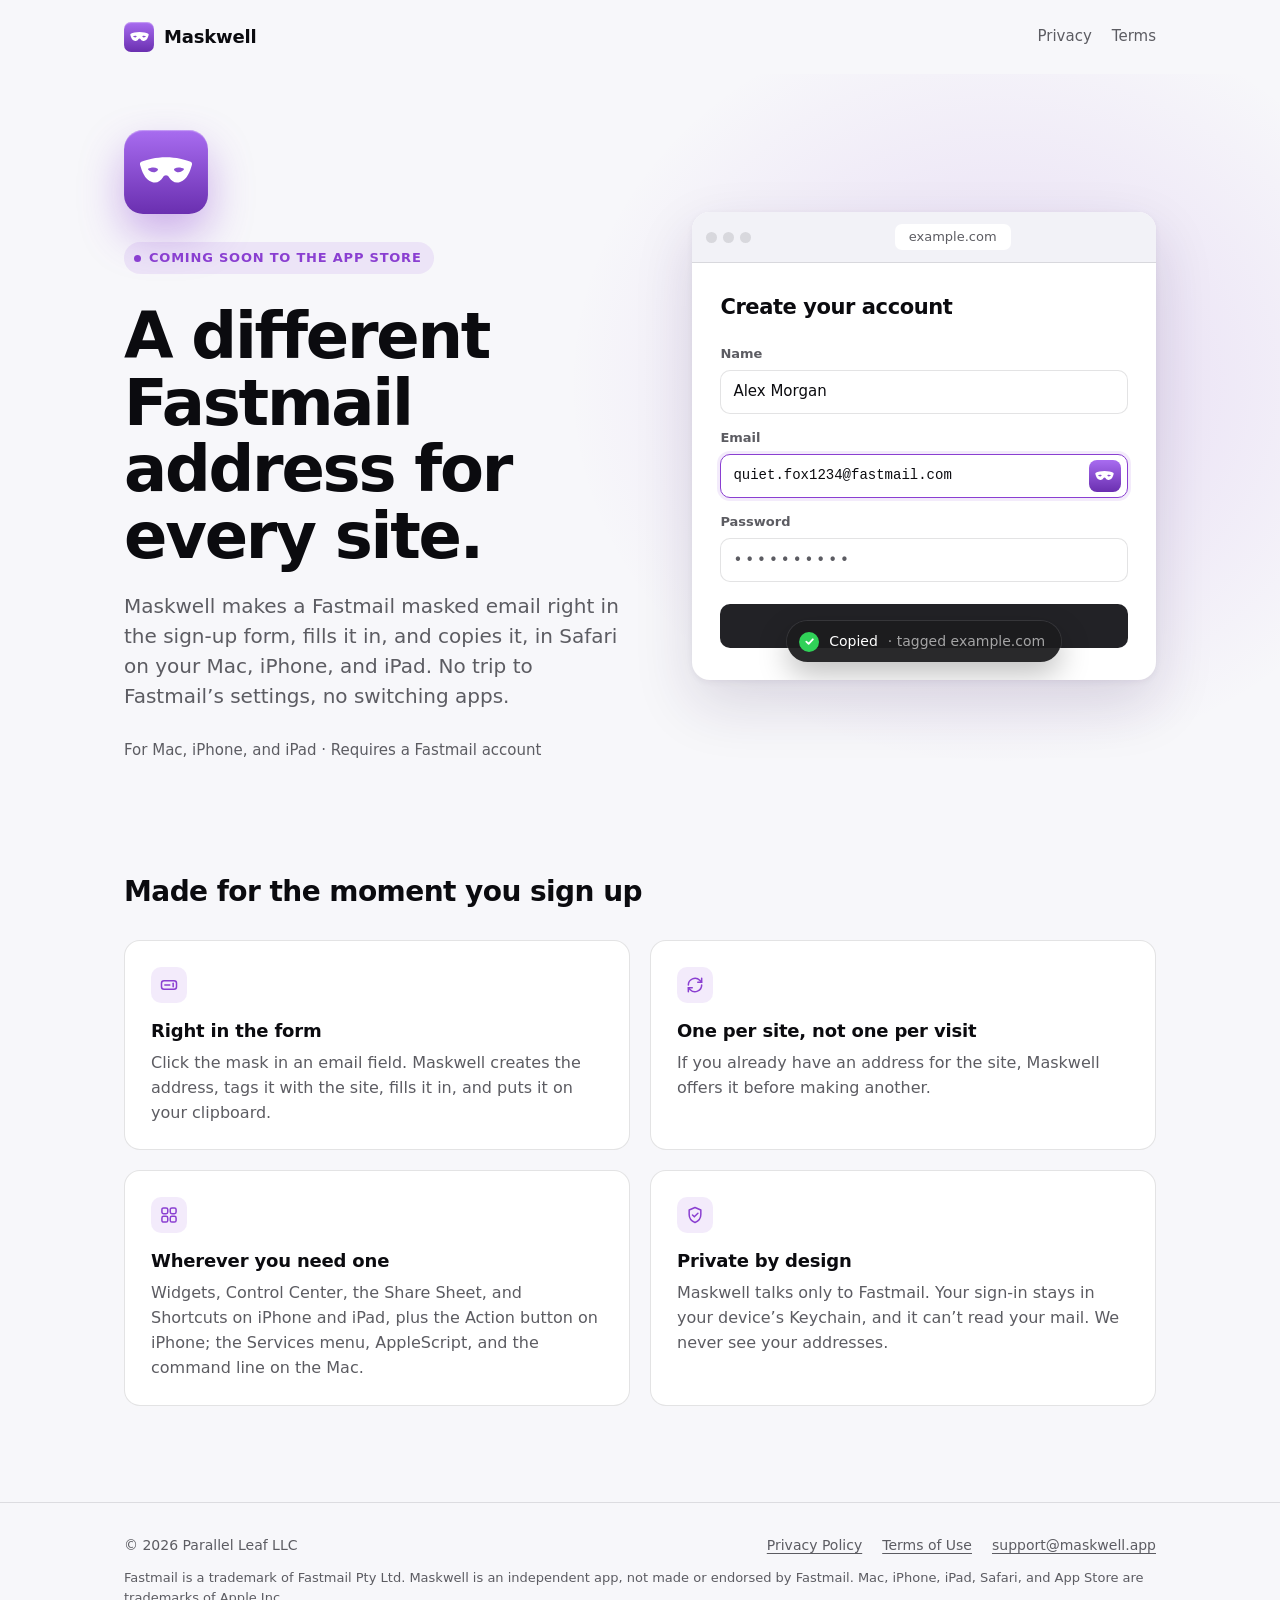
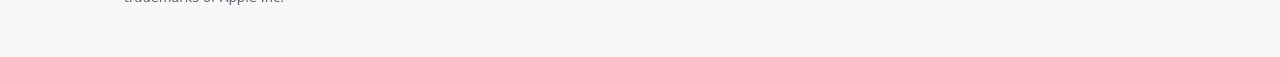
<file: index.html>
<!doctype html>
<html lang="en">
<head>
  <meta charset="utf-8">
  <meta name="viewport" content="width=device-width, initial-scale=1">
  <title>Maskwell: A Fastmail address for every site</title>
  <meta name="description" content="Maskwell creates a Fastmail masked email right in the sign-up form, in Safari on Mac, iPhone, and iPad. Coming soon to the App Store.">
  <meta name="theme-color" content="#F7F7FA" media="(prefers-color-scheme: light)">
  <meta name="theme-color" content="#0B0B0F" media="(prefers-color-scheme: dark)">
  <meta property="og:type" content="website">
  <meta property="og:url" content="https://maskwell.app/">
  <meta property="og:title" content="Maskwell">
  <meta property="og:description" content="A different Fastmail address for every site, right in the sign-up form. Coming soon for Mac, iPhone, and iPad.">
  <meta property="og:image" content="https://maskwell.app/og-icon.png">
  <link rel="canonical" href="https://maskwell.app/">
  <link rel="icon" href="favicon.svg" type="image/svg+xml">
  <link rel="apple-touch-icon" href="apple-touch-icon.png">
  <link rel="stylesheet" href="style.css">
</head>
<body>
  <svg width="0" height="0" style="position: absolute" aria-hidden="true">
    <symbol id="mask" viewBox="1.5 4 21 16"><path d="M12 6c-3.9 0-7.6.9-9.6 1.8-.5.2-.7.8-.5 1.3.7 2.2 1.6 5.6 4.6 6.6 2 .7 3.4-.5 4.2-1.7.4-.6.8-.9 1.3-.9s.9.3 1.3.9c.8 1.2 2.2 2.4 4.2 1.7 3-1 3.9-4.4 4.6-6.6.2-.5 0-1.1-.5-1.3C19.6 6.9 15.9 6 12 6Zm-4.8 5.9c-1 0-1.9-.6-2.3-1.3.9-.5 2.6-.8 3.7-.2.4.2.3.6.1.8-.4.4-.9.7-1.5.7Zm9.6 0c-.6 0-1.1-.3-1.5-.7-.2-.2-.3-.6.1-.8 1.1-.6 2.8-.3 3.7.2-.4.7-1.3 1.3-2.3 1.3Z"/></symbol>
  </svg>

  <header class="site-header">
    <div class="wrap">
      <a class="brand" href="index.html"><span class="app-icon" aria-hidden="true"><svg><use href="#mask"/></svg></span>Maskwell</a>
      <nav aria-label="Site">
        <a href="privacy/index.html">Privacy</a>
        <a href="terms/index.html">Terms</a>
      </nav>
    </div>
  </header>

  <main>
    <section class="hero">
      <div class="wrap">
        <div>
          <span class="app-icon" aria-hidden="true"><svg><use href="#mask"/></svg></span>
          <p class="badge">Coming soon to the App Store</p>
          <h1>A different Fastmail address for every site.</h1>
          <p class="lede">Maskwell makes a Fastmail masked email right in the sign-up form, fills it in, and copies it, in Safari on your Mac, iPhone, and iPad. No trip to Fastmail’s settings, no switching apps.</p>
          <p class="meta">For Mac, iPhone, and iPad · Requires a Fastmail account</p>
        </div>

        <div class="demo" role="img" aria-label="A sign-up form in Safari. Maskwell’s mask button sits in the email field, which now holds a new masked email, and a notice says it was copied and tagged with the site.">
          <div class="demo-bar" aria-hidden="true">
            <div class="demo-dots"><span></span><span></span><span></span></div>
            <div class="demo-url"><span>example.com</span></div>
          </div>
          <div class="demo-body" aria-hidden="true">
            <p class="demo-title">Create your account</p>
            <div class="field">
              <span class="field-label">Name</span>
              <div class="field-box"><span class="field-value">Alex Morgan</span></div>
            </div>
            <div class="field">
              <span class="field-label">Email</span>
              <div class="field-box focus">
                <span class="field-value typed">quiet.fox1234@fastmail.com</span>
                <span class="mask-button"><svg><use href="#mask"/></svg></span>
              </div>
            </div>
            <div class="field">
              <span class="field-label">Password</span>
              <div class="field-box"><span class="field-value dots-value">••••••••••</span></div>
            </div>
            <div class="demo-submit"></div>
          </div>
          <div class="toast" aria-hidden="true">
            <span class="check"><svg viewBox="0 0 12 12" fill="none" stroke="#FFFFFF" stroke-width="2" stroke-linecap="round" stroke-linejoin="round"><path d="M2.5 6.2 5 8.6 9.6 3.6"/></svg></span>
            Copied <small>· tagged example.com</small>
          </div>
        </div>
      </div>
    </section>

    <section class="features" aria-labelledby="features-title">
      <div class="wrap">
        <h2 id="features-title">Made for the moment you sign up</h2>
        <div class="grid">
          <article class="card">
            <span class="glyph" aria-hidden="true"><svg viewBox="0 0 24 24"><rect x="3" y="7" width="18" height="10" rx="3"/><path d="M7 12h6"/><path d="M17 10v4"/></svg></span>
            <h3>Right in the form</h3>
            <p>Click the mask in an email field. Maskwell creates the address, tags it with the site, fills it in, and puts it on your clipboard.</p>
          </article>
          <article class="card">
            <span class="glyph" aria-hidden="true"><svg viewBox="0 0 24 24"><path d="M4 12a8 8 0 0 1 13.7-5.6L20 8.7"/><path d="M20 4v4.7h-4.7"/><path d="M20 12a8 8 0 0 1-13.7 5.6L4 15.3"/><path d="M4 20v-4.7h4.7"/></svg></span>
            <h3>One per site, not one per visit</h3>
            <p>If you already have an address for the site, Maskwell offers it before making another.</p>
          </article>
          <article class="card">
            <span class="glyph" aria-hidden="true"><svg viewBox="0 0 24 24"><rect x="3.5" y="3.5" width="7" height="7" rx="2"/><rect x="13.5" y="3.5" width="7" height="7" rx="2"/><rect x="3.5" y="13.5" width="7" height="7" rx="2"/><rect x="13.5" y="13.5" width="7" height="7" rx="2"/></svg></span>
            <h3>Wherever you need one</h3>
            <p>Widgets, Control Center, the Share Sheet, and Shortcuts on iPhone and iPad, plus the Action button on iPhone; the Services menu, AppleScript, and the command line on the Mac.</p>
          </article>
          <article class="card">
            <span class="glyph" aria-hidden="true"><svg viewBox="0 0 24 24"><path d="M12 3 5 6v5.5c0 4.3 3 8 7 9.5 4-1.5 7-5.2 7-9.5V6l-7-3Z"/><path d="m9 12 2.2 2.2L15.5 10"/></svg></span>
            <h3>Private by design</h3>
            <p>Maskwell talks only to Fastmail. Your sign-in stays in your device’s Keychain, and it can’t read your mail. We never see your addresses.</p>
          </article>
        </div>
      </div>
    </section>
  </main>

  <footer class="site-footer">
    <div class="wrap">
      <p>© 2026 Parallel Leaf LLC</p>
      <nav aria-label="Legal">
        <a href="privacy/index.html">Privacy Policy</a>
        <a href="terms/index.html">Terms of Use</a>
        <a href="mailto:support@maskwell.app">support@maskwell.app</a>
      </nav>
      <p class="fine">Fastmail is a trademark of Fastmail Pty Ltd. Maskwell is an independent app, not made or endorsed by Fastmail. Mac, iPhone, iPad, Safari, and App Store are trademarks of Apple Inc.</p>
    </div>
  </footer>
</body>
</html>
</file>
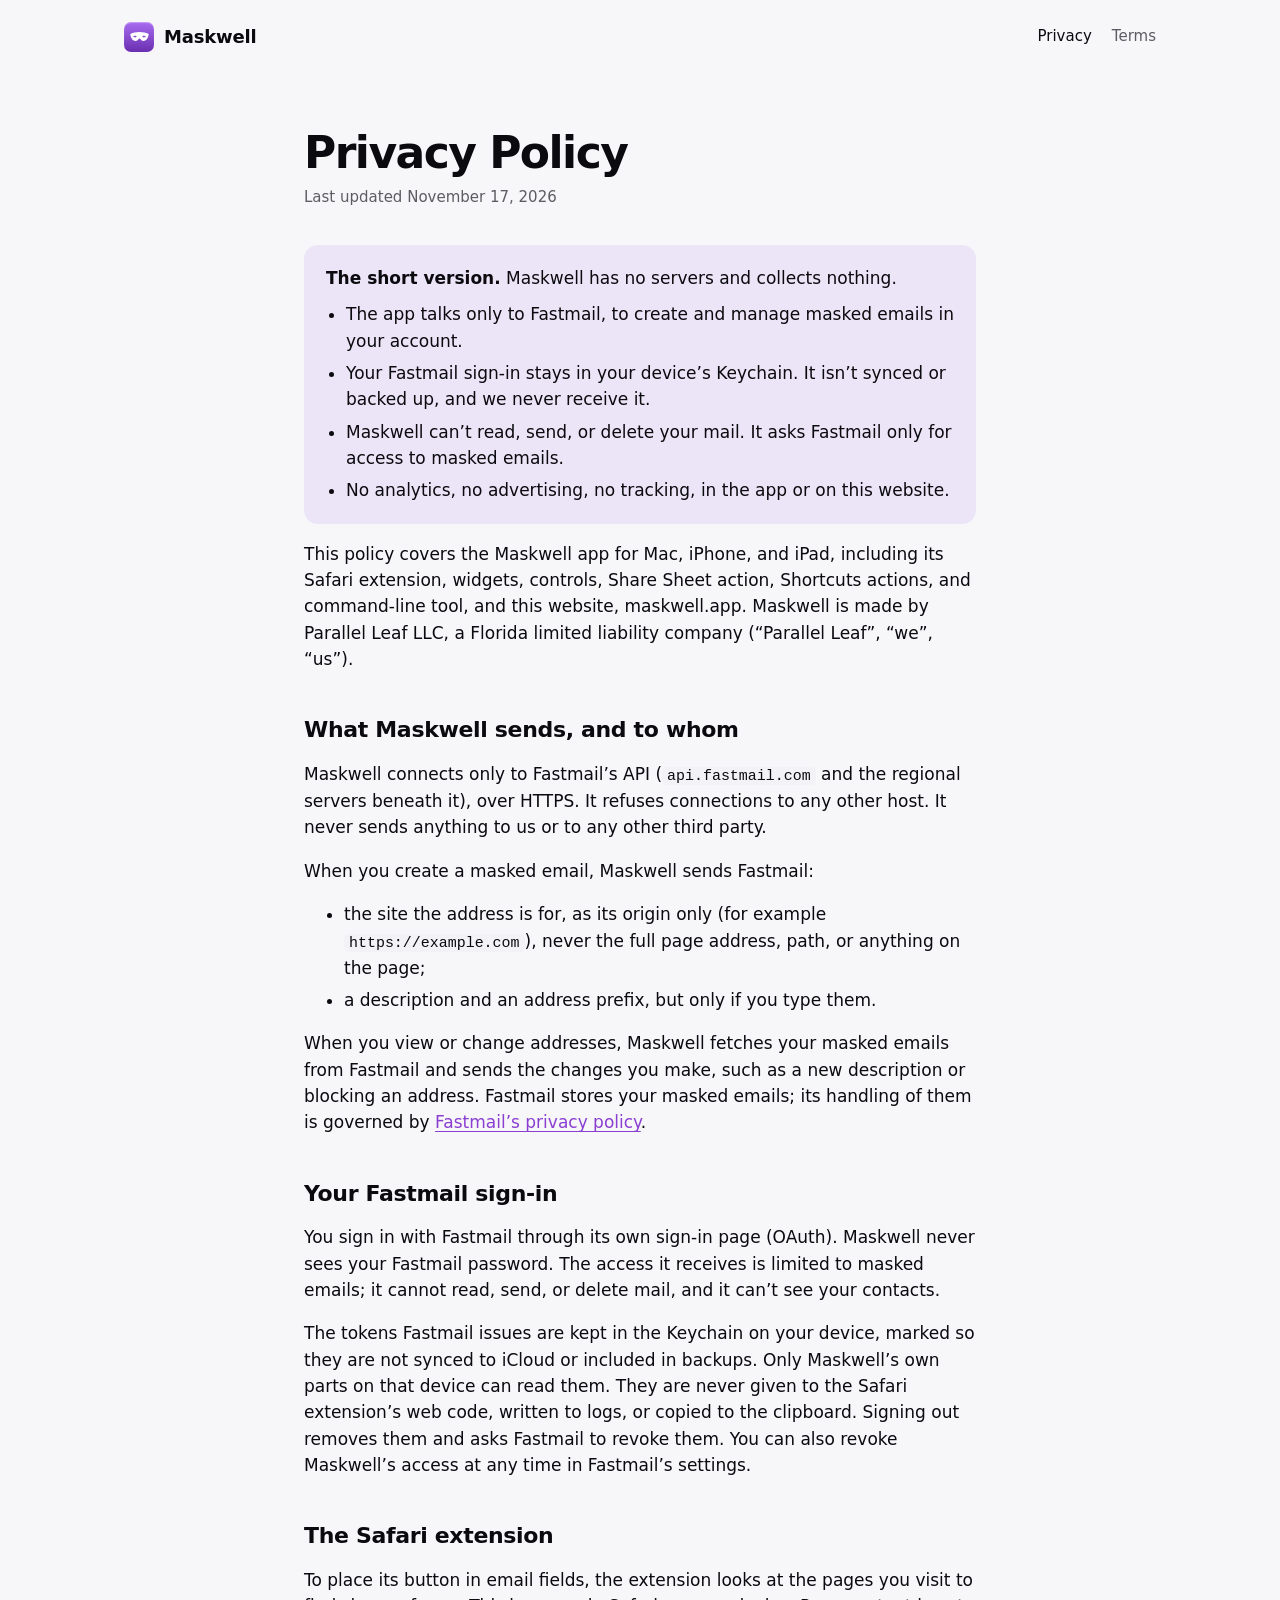
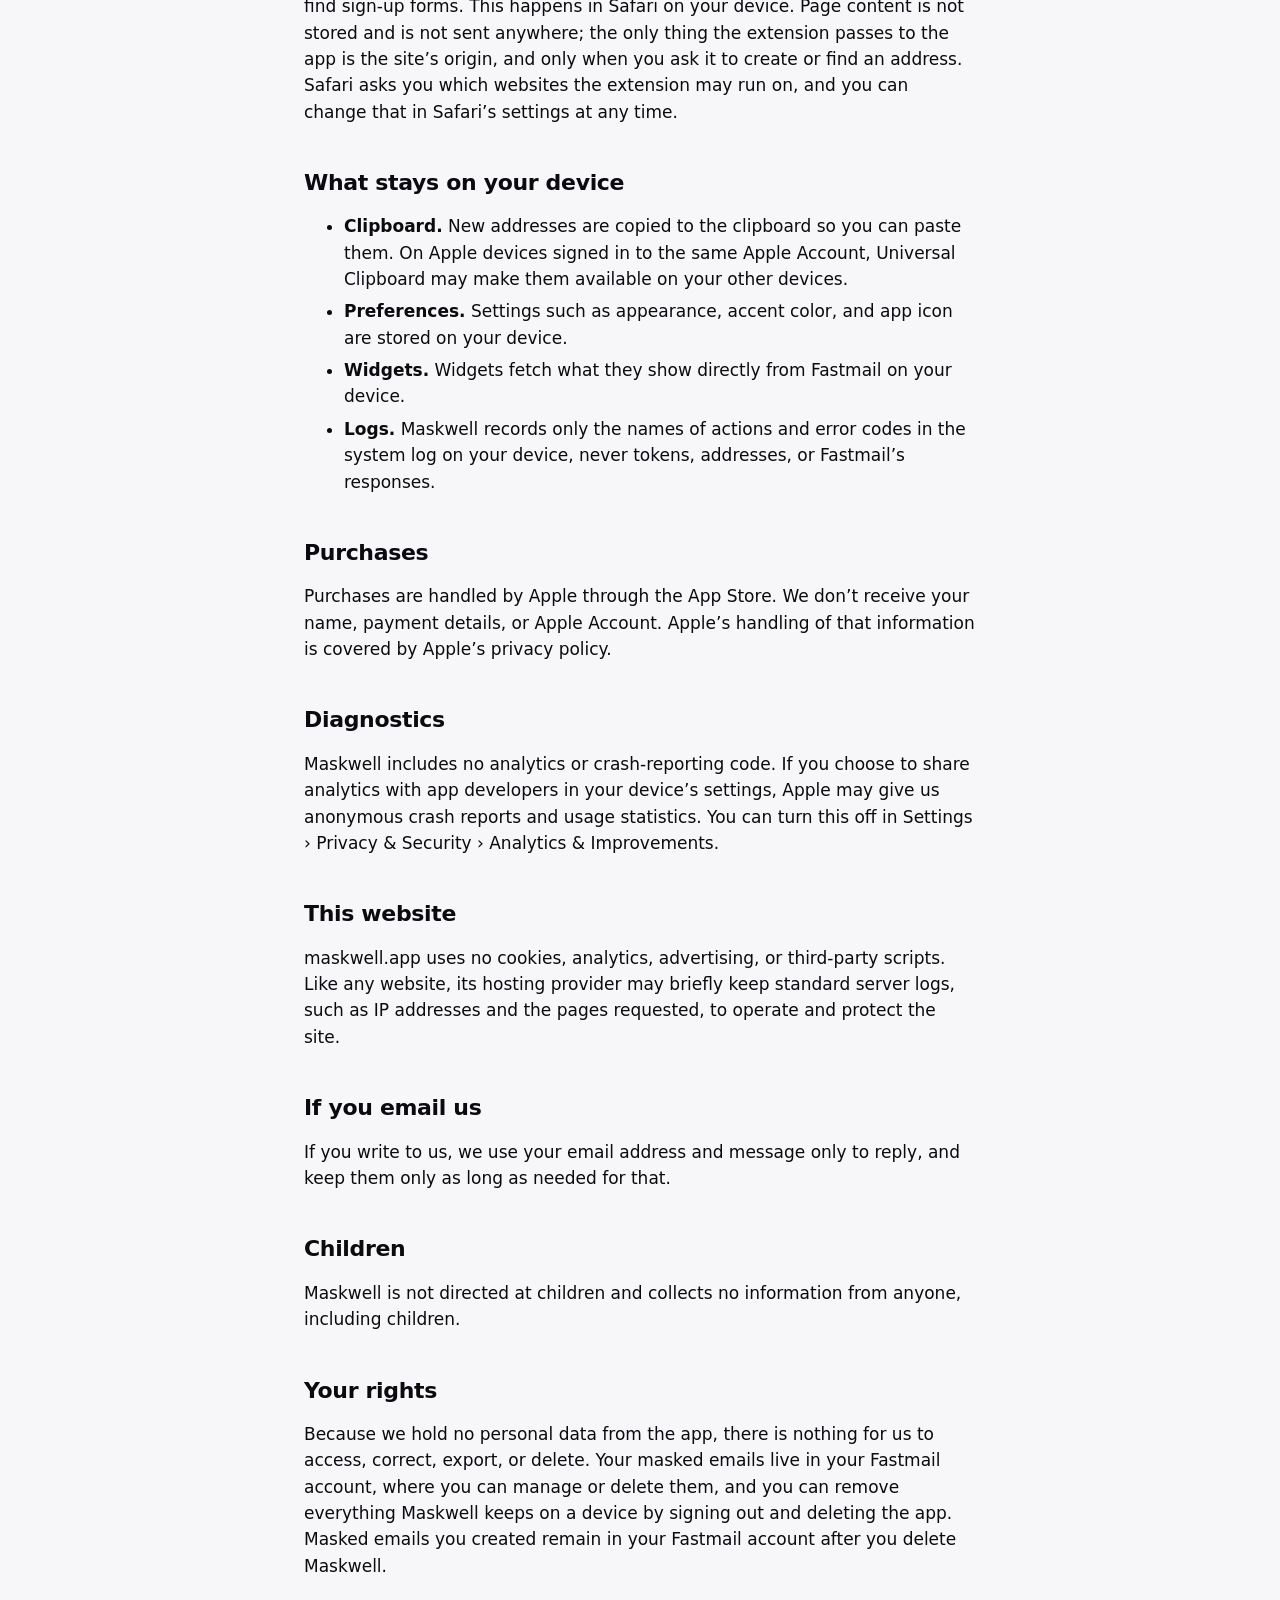
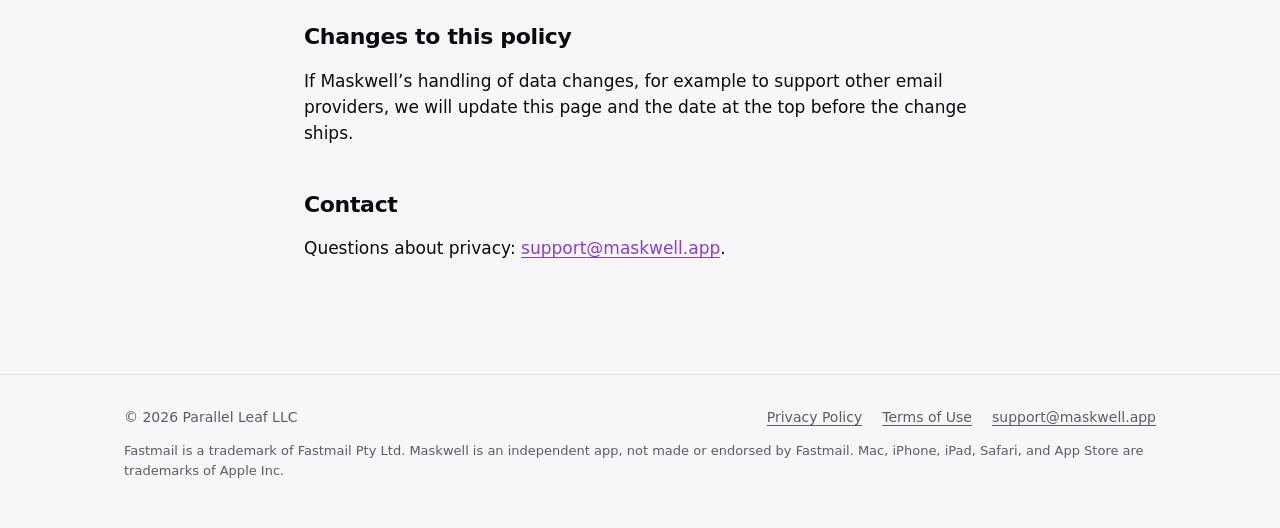
<file: privacy/index.html>
<!doctype html>
<html lang="en">
<head>
  <meta charset="utf-8">
  <meta name="viewport" content="width=device-width, initial-scale=1">
  <title>Privacy Policy · Maskwell</title>
  <meta name="description" content="How Maskwell handles your data: it talks only to Fastmail, keeps your sign-in in your device’s Keychain, and collects nothing.">
  <meta name="theme-color" content="#F7F7FA" media="(prefers-color-scheme: light)">
  <meta name="theme-color" content="#0B0B0F" media="(prefers-color-scheme: dark)">
  <link rel="canonical" href="https://maskwell.app/privacy/">
  <link rel="icon" href="../favicon.svg" type="image/svg+xml">
  <link rel="apple-touch-icon" href="../apple-touch-icon.png">
  <link rel="stylesheet" href="../style.css">
</head>
<body>
  <svg width="0" height="0" style="position: absolute" aria-hidden="true">
    <symbol id="mask" viewBox="1.5 4 21 16"><path d="M12 6c-3.9 0-7.6.9-9.6 1.8-.5.2-.7.8-.5 1.3.7 2.2 1.6 5.6 4.6 6.6 2 .7 3.4-.5 4.2-1.7.4-.6.8-.9 1.3-.9s.9.3 1.3.9c.8 1.2 2.2 2.4 4.2 1.7 3-1 3.9-4.4 4.6-6.6.2-.5 0-1.1-.5-1.3C19.6 6.9 15.9 6 12 6Zm-4.8 5.9c-1 0-1.9-.6-2.3-1.3.9-.5 2.6-.8 3.7-.2.4.2.3.6.1.8-.4.4-.9.7-1.5.7Zm9.6 0c-.6 0-1.1-.3-1.5-.7-.2-.2-.3-.6.1-.8 1.1-.6 2.8-.3 3.7.2-.4.7-1.3 1.3-2.3 1.3Z"/></symbol>
  </svg>

  <header class="site-header">
    <div class="wrap">
      <a class="brand" href="../index.html"><span class="app-icon" aria-hidden="true"><svg><use href="#mask"/></svg></span>Maskwell</a>
      <nav aria-label="Site">
        <a href="../privacy/index.html" aria-current="page">Privacy</a>
        <a href="../terms/index.html">Terms</a>
      </nav>
    </div>
  </header>

  <main class="legal">
    <h1>Privacy Policy</h1>
    <p class="updated">Last updated November 17, 2026</p>

    <div class="summary">
      <p><strong>The short version.</strong> Maskwell has no servers and collects nothing.</p>
      <ul>
        <li>The app talks only to Fastmail, to create and manage masked emails in your account.</li>
        <li>Your Fastmail sign-in stays in your device’s Keychain. It isn’t synced or backed up, and we never receive it.</li>
        <li>Maskwell can’t read, send, or delete your mail. It asks Fastmail only for access to masked emails.</li>
        <li>No analytics, no advertising, no tracking, in the app or on this website.</li>
      </ul>
    </div>

    <p>This policy covers the Maskwell app for Mac, iPhone, and iPad, including its Safari extension, widgets, controls, Share Sheet action, Shortcuts actions, and command-line tool, and this website, maskwell.app. Maskwell is made by Parallel Leaf LLC, a Florida limited liability company (“Parallel Leaf”, “we”, “us”).</p>

    <h2>What Maskwell sends, and to whom</h2>
    <p>Maskwell connects only to Fastmail’s API (<code>api.fastmail.com</code> and the regional servers beneath it), over HTTPS. It refuses connections to any other host. It never sends anything to us or to any other third party.</p>
    <p>When you create a masked email, Maskwell sends Fastmail:</p>
    <ul>
      <li>the site the address is for, as its origin only (for example <code>https://example.com</code>), never the full page address, path, or anything on the page;</li>
      <li>a description and an address prefix, but only if you type them.</li>
    </ul>
    <p>When you view or change addresses, Maskwell fetches your masked emails from Fastmail and sends the changes you make, such as a new description or blocking an address. Fastmail stores your masked emails; its handling of them is governed by <a href="https://www.fastmail.com/policies/privacy/">Fastmail’s privacy policy</a>.</p>

    <h2>Your Fastmail sign-in</h2>
    <p>You sign in with Fastmail through its own sign-in page (OAuth). Maskwell never sees your Fastmail password. The access it receives is limited to masked emails; it cannot read, send, or delete mail, and it can’t see your contacts.</p>
    <p>The tokens Fastmail issues are kept in the Keychain on your device, marked so they are not synced to iCloud or included in backups. Only Maskwell’s own parts on that device can read them. They are never given to the Safari extension’s web code, written to logs, or copied to the clipboard. Signing out removes them and asks Fastmail to revoke them. You can also revoke Maskwell’s access at any time in Fastmail’s settings.</p>

    <h2>The Safari extension</h2>
    <p>To place its button in email fields, the extension looks at the pages you visit to find sign-up forms. This happens in Safari on your device. Page content is not stored and is not sent anywhere; the only thing the extension passes to the app is the site’s origin, and only when you ask it to create or find an address. Safari asks you which websites the extension may run on, and you can change that in Safari’s settings at any time.</p>

    <h2>What stays on your device</h2>
    <ul>
      <li><strong>Clipboard.</strong> New addresses are copied to the clipboard so you can paste them. On Apple devices signed in to the same Apple Account, Universal Clipboard may make them available on your other devices.</li>
      <li><strong>Preferences.</strong> Settings such as appearance, accent color, and app icon are stored on your device.</li>
      <li><strong>Widgets.</strong> Widgets fetch what they show directly from Fastmail on your device.</li>
      <li><strong>Logs.</strong> Maskwell records only the names of actions and error codes in the system log on your device, never tokens, addresses, or Fastmail’s responses.</li>
    </ul>

    <h2>Purchases</h2>
    <p>Purchases are handled by Apple through the App Store. We don’t receive your name, payment details, or Apple Account. Apple’s handling of that information is covered by Apple’s privacy policy.</p>

    <h2>Diagnostics</h2>
    <p>Maskwell includes no analytics or crash-reporting code. If you choose to share analytics with app developers in your device’s settings, Apple may give us anonymous crash reports and usage statistics. You can turn this off in Settings › Privacy &amp; Security › Analytics &amp; Improvements.</p>

    <h2>This website</h2>
    <p>maskwell.app uses no cookies, analytics, advertising, or third-party scripts. Like any website, its hosting provider may briefly keep standard server logs, such as IP addresses and the pages requested, to operate and protect the site.</p>

    <h2>If you email us</h2>
    <p>If you write to us, we use your email address and message only to reply, and keep them only as long as needed for that.</p>

    <h2>Children</h2>
    <p>Maskwell is not directed at children and collects no information from anyone, including children.</p>

    <h2>Your rights</h2>
    <p>Because we hold no personal data from the app, there is nothing for us to access, correct, export, or delete. Your masked emails live in your Fastmail account, where you can manage or delete them, and you can remove everything Maskwell keeps on a device by signing out and deleting the app. Masked emails you created remain in your Fastmail account after you delete Maskwell.</p>

    <h2>Changes to this policy</h2>
    <p>If Maskwell’s handling of data changes, for example to support other email providers, we will update this page and the date at the top before the change ships.</p>

    <h2>Contact</h2>
    <p>Questions about privacy: <a href="mailto:support@maskwell.app">support@maskwell.app</a>.</p>
  </main>

  <footer class="site-footer">
    <div class="wrap">
      <p>© 2026 Parallel Leaf LLC</p>
      <nav aria-label="Legal">
        <a href="../privacy/index.html">Privacy Policy</a>
        <a href="../terms/index.html">Terms of Use</a>
        <a href="mailto:support@maskwell.app">support@maskwell.app</a>
      </nav>
      <p class="fine">Fastmail is a trademark of Fastmail Pty Ltd. Maskwell is an independent app, not made or endorsed by Fastmail. Mac, iPhone, iPad, Safari, and App Store are trademarks of Apple Inc.</p>
    </div>
  </footer>
</body>
</html>
</file>
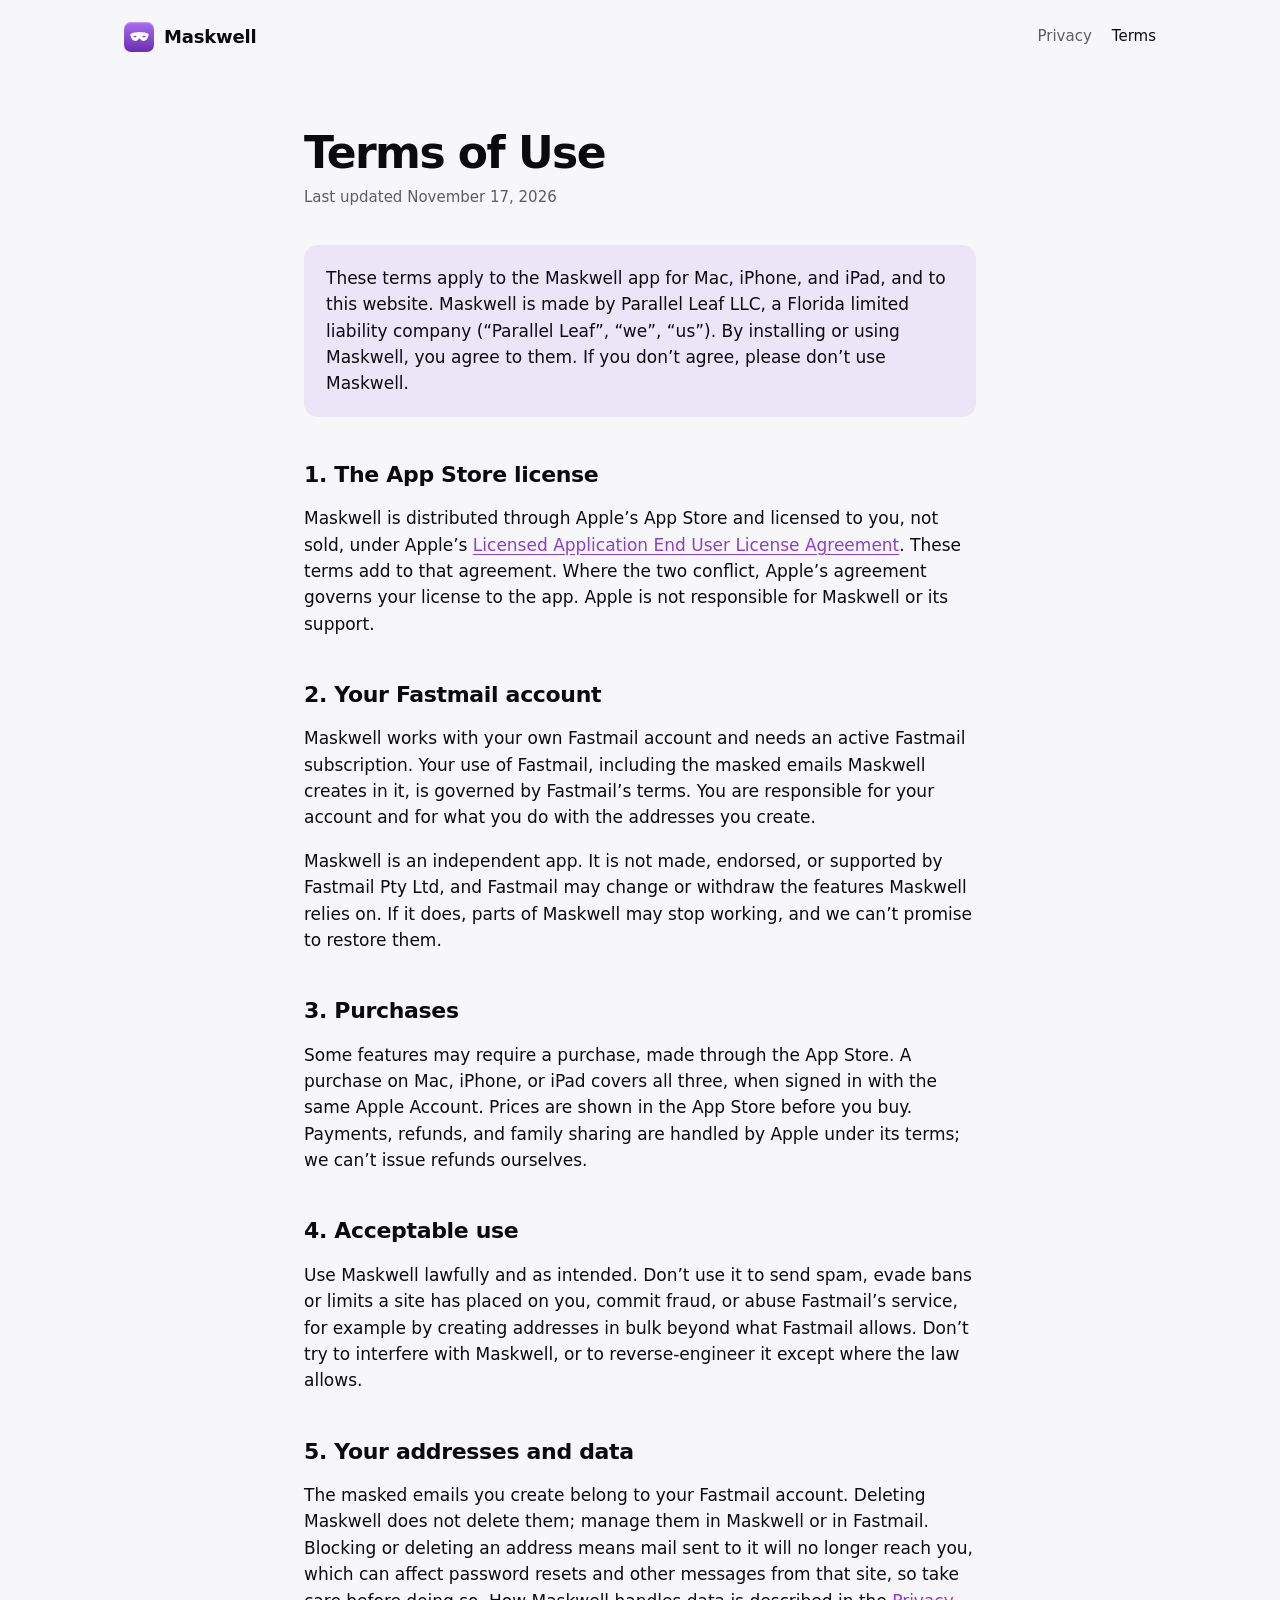
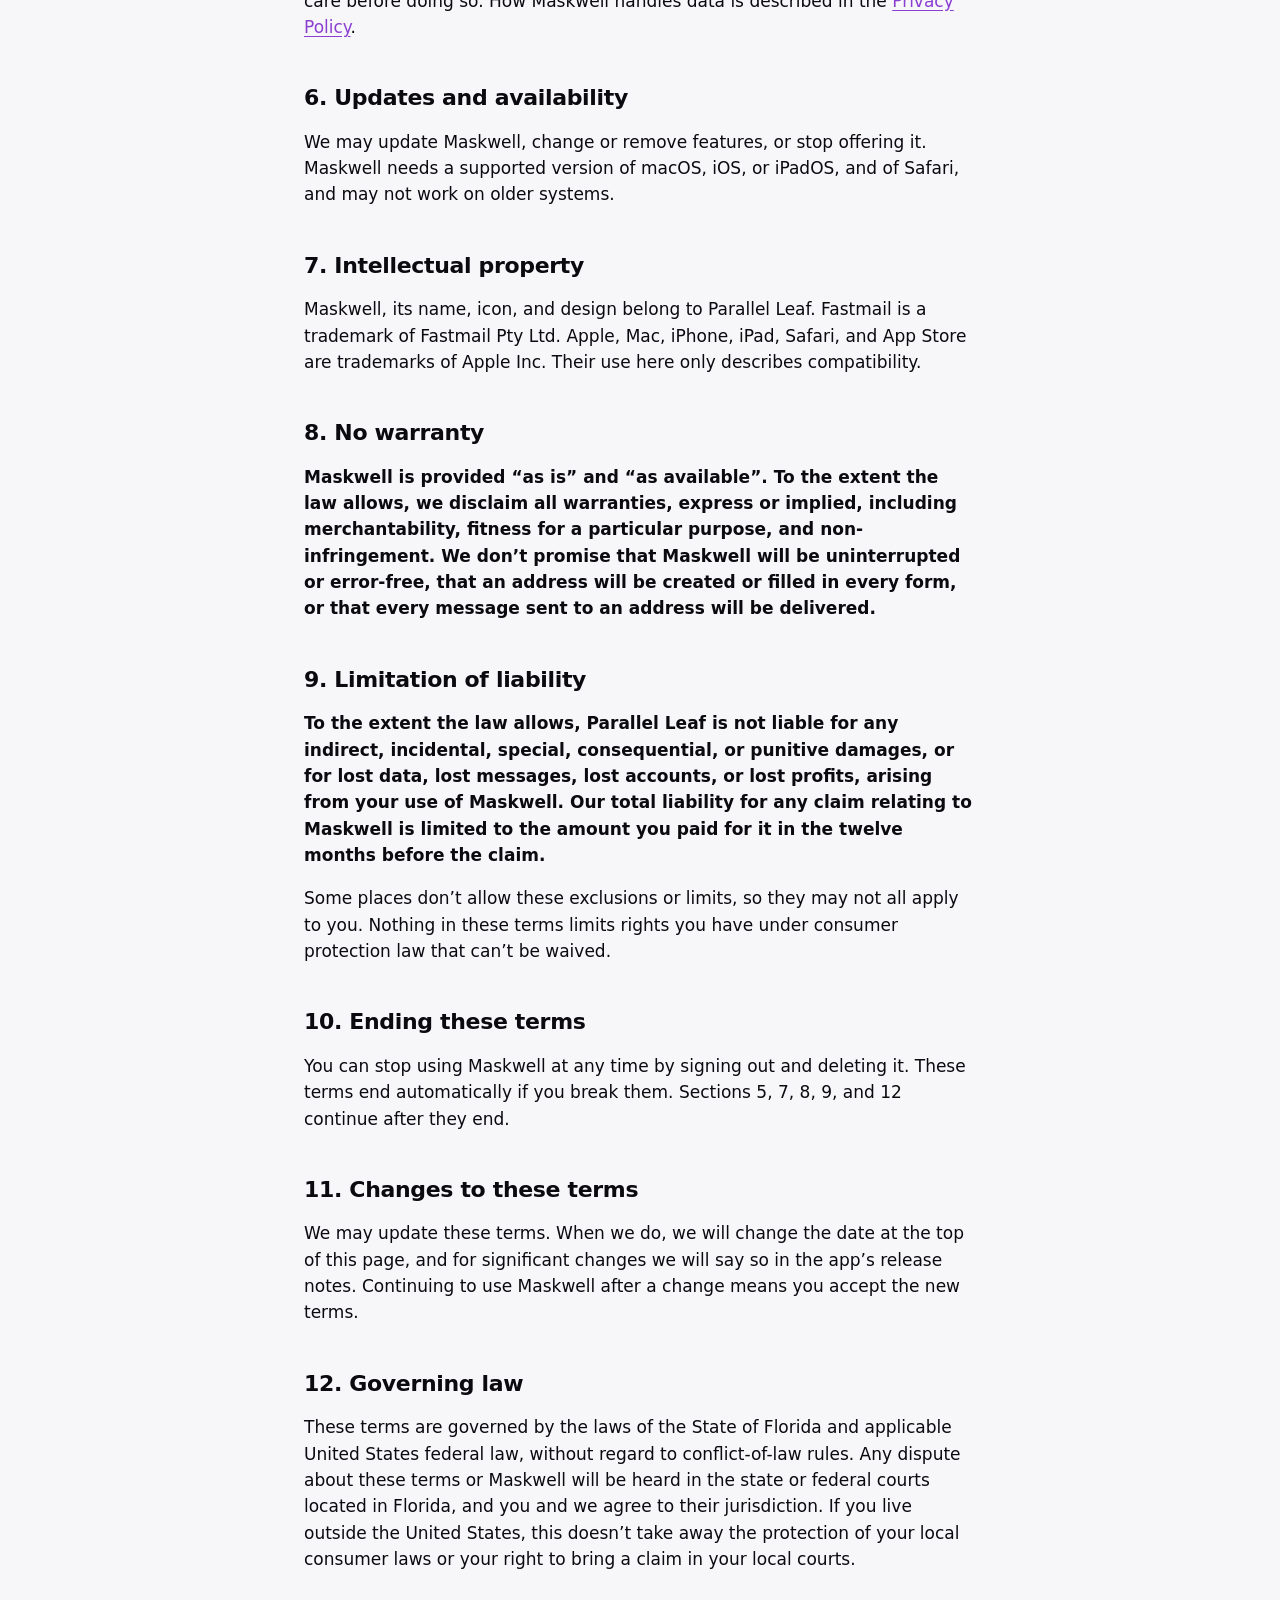
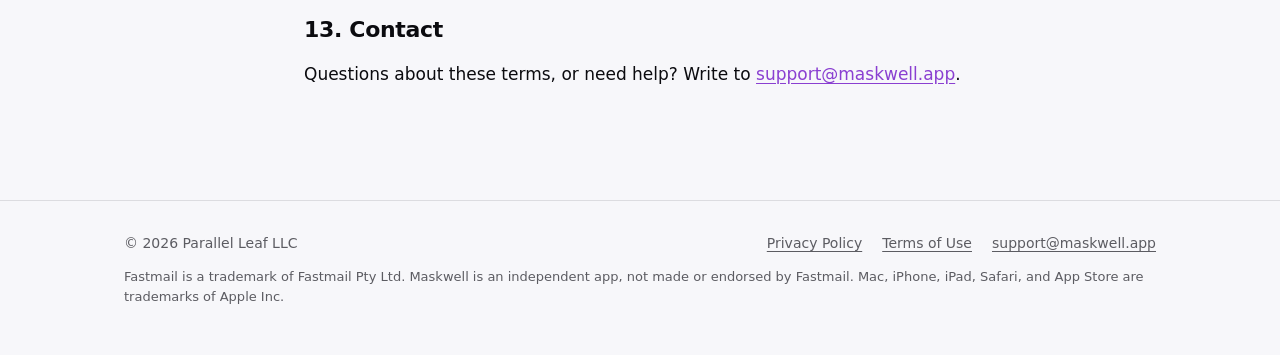
<file: terms/index.html>
<!doctype html>
<html lang="en">
<head>
  <meta charset="utf-8">
  <meta name="viewport" content="width=device-width, initial-scale=1">
  <title>Terms of Use · Maskwell</title>
  <meta name="description" content="The terms for using the Maskwell app for Mac, iPhone, and iPad.">
  <meta name="theme-color" content="#F7F7FA" media="(prefers-color-scheme: light)">
  <meta name="theme-color" content="#0B0B0F" media="(prefers-color-scheme: dark)">
  <link rel="canonical" href="https://maskwell.app/terms/">
  <link rel="icon" href="../favicon.svg" type="image/svg+xml">
  <link rel="apple-touch-icon" href="../apple-touch-icon.png">
  <link rel="stylesheet" href="../style.css">
</head>
<body>
  <svg width="0" height="0" style="position: absolute" aria-hidden="true">
    <symbol id="mask" viewBox="1.5 4 21 16"><path d="M12 6c-3.9 0-7.6.9-9.6 1.8-.5.2-.7.8-.5 1.3.7 2.2 1.6 5.6 4.6 6.6 2 .7 3.4-.5 4.2-1.7.4-.6.8-.9 1.3-.9s.9.3 1.3.9c.8 1.2 2.2 2.4 4.2 1.7 3-1 3.9-4.4 4.6-6.6.2-.5 0-1.1-.5-1.3C19.6 6.9 15.9 6 12 6Zm-4.8 5.9c-1 0-1.9-.6-2.3-1.3.9-.5 2.6-.8 3.7-.2.4.2.3.6.1.8-.4.4-.9.7-1.5.7Zm9.6 0c-.6 0-1.1-.3-1.5-.7-.2-.2-.3-.6.1-.8 1.1-.6 2.8-.3 3.7.2-.4.7-1.3 1.3-2.3 1.3Z"/></symbol>
  </svg>

  <header class="site-header">
    <div class="wrap">
      <a class="brand" href="../index.html"><span class="app-icon" aria-hidden="true"><svg><use href="#mask"/></svg></span>Maskwell</a>
      <nav aria-label="Site">
        <a href="../privacy/index.html">Privacy</a>
        <a href="../terms/index.html" aria-current="page">Terms</a>
      </nav>
    </div>
  </header>

  <main class="legal">
    <h1>Terms of Use</h1>
    <p class="updated">Last updated November 17, 2026</p>

    <div class="summary">
      <p>These terms apply to the Maskwell app for Mac, iPhone, and iPad, and to this website. Maskwell is made by Parallel Leaf LLC, a Florida limited liability company (“Parallel Leaf”, “we”, “us”). By installing or using Maskwell, you agree to them. If you don’t agree, please don’t use Maskwell.</p>
    </div>

    <h2>1. The App Store license</h2>
    <p>Maskwell is distributed through Apple’s App Store and licensed to you, not sold, under Apple’s <a href="https://www.apple.com/legal/internet-services/itunes/dev/stdeula/">Licensed Application End User License Agreement</a>. These terms add to that agreement. Where the two conflict, Apple’s agreement governs your license to the app. Apple is not responsible for Maskwell or its support.</p>

    <h2>2. Your Fastmail account</h2>
    <p>Maskwell works with your own Fastmail account and needs an active Fastmail subscription. Your use of Fastmail, including the masked emails Maskwell creates in it, is governed by Fastmail’s terms. You are responsible for your account and for what you do with the addresses you create.</p>
    <p>Maskwell is an independent app. It is not made, endorsed, or supported by Fastmail Pty Ltd, and Fastmail may change or withdraw the features Maskwell relies on. If it does, parts of Maskwell may stop working, and we can’t promise to restore them.</p>

    <h2>3. Purchases</h2>
    <p>Some features may require a purchase, made through the App Store. A purchase on Mac, iPhone, or iPad covers all three, when signed in with the same Apple Account. Prices are shown in the App Store before you buy. Payments, refunds, and family sharing are handled by Apple under its terms; we can’t issue refunds ourselves.</p>

    <h2>4. Acceptable use</h2>
    <p>Use Maskwell lawfully and as intended. Don’t use it to send spam, evade bans or limits a site has placed on you, commit fraud, or abuse Fastmail’s service, for example by creating addresses in bulk beyond what Fastmail allows. Don’t try to interfere with Maskwell, or to reverse-engineer it except where the law allows.</p>

    <h2>5. Your addresses and data</h2>
    <p>The masked emails you create belong to your Fastmail account. Deleting Maskwell does not delete them; manage them in Maskwell or in Fastmail. Blocking or deleting an address means mail sent to it will no longer reach you, which can affect password resets and other messages from that site, so take care before doing so. How Maskwell handles data is described in the <a href="../privacy/index.html">Privacy Policy</a>.</p>

    <h2>6. Updates and availability</h2>
    <p>We may update Maskwell, change or remove features, or stop offering it. Maskwell needs a supported version of macOS, iOS, or iPadOS, and of Safari, and may not work on older systems.</p>

    <h2>7. Intellectual property</h2>
    <p>Maskwell, its name, icon, and design belong to Parallel Leaf. Fastmail is a trademark of Fastmail Pty Ltd. Apple, Mac, iPhone, iPad, Safari, and App Store are trademarks of Apple Inc. Their use here only describes compatibility.</p>

    <h2>8. No warranty</h2>
    <p class="caps">Maskwell is provided “as is” and “as available”. To the extent the law allows, we disclaim all warranties, express or implied, including merchantability, fitness for a particular purpose, and non-infringement. We don’t promise that Maskwell will be uninterrupted or error-free, that an address will be created or filled in every form, or that every message sent to an address will be delivered.</p>

    <h2>9. Limitation of liability</h2>
    <p class="caps">To the extent the law allows, Parallel Leaf is not liable for any indirect, incidental, special, consequential, or punitive damages, or for lost data, lost messages, lost accounts, or lost profits, arising from your use of Maskwell. Our total liability for any claim relating to Maskwell is limited to the amount you paid for it in the twelve months before the claim.</p>
    <p>Some places don’t allow these exclusions or limits, so they may not all apply to you. Nothing in these terms limits rights you have under consumer protection law that can’t be waived.</p>

    <h2>10. Ending these terms</h2>
    <p>You can stop using Maskwell at any time by signing out and deleting it. These terms end automatically if you break them. Sections 5, 7, 8, 9, and 12 continue after they end.</p>

    <h2>11. Changes to these terms</h2>
    <p>We may update these terms. When we do, we will change the date at the top of this page, and for significant changes we will say so in the app’s release notes. Continuing to use Maskwell after a change means you accept the new terms.</p>

    <h2>12. Governing law</h2>
    <p>These terms are governed by the laws of the State of Florida and applicable United States federal law, without regard to conflict-of-law rules. Any dispute about these terms or Maskwell will be heard in the state or federal courts located in Florida, and you and we agree to their jurisdiction. If you live outside the United States, this doesn’t take away the protection of your local consumer laws or your right to bring a claim in your local courts.</p>

    <h2>13. Contact</h2>
    <p>Questions about these terms, or need help? Write to <a href="mailto:support@maskwell.app">support@maskwell.app</a>.</p>
  </main>

  <footer class="site-footer">
    <div class="wrap">
      <p>© 2026 Parallel Leaf LLC</p>
      <nav aria-label="Legal">
        <a href="../privacy/index.html">Privacy Policy</a>
        <a href="../terms/index.html">Terms of Use</a>
        <a href="mailto:support@maskwell.app">support@maskwell.app</a>
      </nav>
      <p class="fine">Fastmail is a trademark of Fastmail Pty Ltd. Maskwell is an independent app, not made or endorsed by Fastmail. Mac, iPhone, iPad, Safari, and App Store are trademarks of Apple Inc.</p>
    </div>
  </footer>
</body>
</html>
</file>
<file: style.css>
:root {
  color-scheme: light dark;
  --bg: #F7F7FA;
  --surface: #FFFFFF;
  --surface-2: #F2F2F7;
  --text: #0B0B0F;
  --text-2: #5C5C62;
  --border: rgba(60, 60, 67, 0.14);
  --accent: #8A3FD1;
  --accent-soft: rgba(138, 63, 209, 0.10);
  --glow: rgba(138, 63, 209, 0.16);
  --green: #248A3D;
  --shadow: 0 24px 60px rgba(40, 20, 70, 0.14), 0 2px 6px rgba(40, 20, 70, 0.06);
  --icon: linear-gradient(180deg, #A86CF0, #6A2FB0);
  --font: -apple-system, BlinkMacSystemFont, "SF Pro Text", system-ui, "Helvetica Neue", sans-serif;
  --mono: ui-monospace, "SF Mono", SFMono-Regular, Menlo, monospace;
}

@media (prefers-color-scheme: dark) {
  :root {
    --bg: #0B0B0F;
    --surface: #1C1C1E;
    --surface-2: #2C2C2E;
    --text: #FFFFFF;
    --text-2: rgba(235, 235, 245, 0.66);
    --border: rgba(255, 255, 255, 0.12);
    --accent: #C9A6FF;
    --accent-soft: rgba(201, 166, 255, 0.12);
    --glow: rgba(138, 63, 209, 0.30);
    --green: #30D158;
    --shadow: 0 30px 70px rgba(0, 0, 0, 0.55), 0 0 0 1px rgba(255, 255, 255, 0.06);
  }
}

*, *::before, *::after { box-sizing: border-box; }

body {
  margin: 0;
  background: var(--bg);
  color: var(--text);
  font-family: var(--font);
  font-size: 17px;
  line-height: 1.55;
  -webkit-font-smoothing: antialiased;
  text-rendering: optimizeLegibility;
}

a { color: var(--accent); text-underline-offset: 0.18em; }
a:hover { text-decoration-thickness: 2px; }
:focus-visible { outline: 3px solid var(--accent); outline-offset: 3px; border-radius: 4px; }

.wrap { width: 100%; max-width: 1080px; margin: 0 auto; padding: 0 24px; }

/* Header */

.site-header { padding: 22px 0; }
.site-header .wrap { display: flex; align-items: center; justify-content: space-between; gap: 16px; }
.brand { display: inline-flex; align-items: center; gap: 10px; color: var(--text); text-decoration: none; font-weight: 600; font-size: 18px; letter-spacing: -0.01em; }
.app-icon { display: inline-flex; align-items: center; justify-content: center; flex: none; background: var(--icon); box-shadow: inset 0 1px 1px rgba(255, 255, 255, 0.35); }
.app-icon svg { fill: #FFFFFF; }
.brand .app-icon { width: 30px; height: 30px; border-radius: 7px; }
.brand .app-icon svg { width: 19px; height: 15px; }
.site-header nav { display: flex; gap: 20px; font-size: 15px; }
.site-header nav a { color: var(--text-2); text-decoration: none; }
.site-header nav a:hover, .site-header nav a[aria-current="page"] { color: var(--text); }

/* Hero */

.hero {
  position: relative;
  padding: 56px 0 88px;
  background: radial-gradient(48% 70% at 78% 40%, var(--glow), transparent 70%);
}
.hero .wrap { display: grid; grid-template-columns: minmax(0, 1.05fr) minmax(0, 0.95fr); gap: 56px; align-items: center; }
.hero .app-icon { display: flex; width: 84px; height: 84px; border-radius: 19px; box-shadow: 0 20px 44px rgba(138, 63, 209, 0.40), inset 0 1px 1px rgba(255, 255, 255, 0.35); }
.hero .app-icon svg { width: 54px; height: 41px; }

.badge {
  display: inline-flex; align-items: center; gap: 8px;
  margin-top: 28px; padding: 6px 12px 6px 10px;
  border-radius: 999px; background: var(--accent-soft); color: var(--accent);
  font-size: 13px; font-weight: 600; letter-spacing: 0.06em; text-transform: uppercase;
}
.badge::before { content: ""; width: 7px; height: 7px; border-radius: 50%; background: currentColor; }

h1 { margin: 16px 0 0; font-size: clamp(40px, 6vw, 64px); line-height: 1.04; font-weight: 700; letter-spacing: -0.035em; text-wrap: balance; }
.lede { margin: 22px 0 0; max-width: 34em; font-size: 20px; line-height: 1.5; color: var(--text-2); text-wrap: pretty; }
.meta { margin: 28px 0 0; font-size: 15px; color: var(--text-2); }

/* The sign-up form illustration */

.demo {
  position: relative;
  border-radius: 18px;
  background: var(--surface);
  box-shadow: var(--shadow);
  overflow: hidden;
}
.demo-bar { display: flex; align-items: center; gap: 12px; padding: 12px 14px; background: var(--surface-2); border-bottom: 1px solid var(--border); }
.demo-dots { display: flex; gap: 6px; }
.demo-dots span { width: 11px; height: 11px; border-radius: 50%; background: var(--border); }
.demo-url { flex: 1; text-align: center; font-size: 13px; color: var(--text-2); }
.demo-url span { display: inline-block; padding: 3px 14px; border-radius: 7px; background: var(--surface); }
.demo-body { padding: 28px 28px 32px; }
.demo-title { margin: 0 0 20px; font-size: 21px; font-weight: 700; letter-spacing: -0.02em; }
.field { margin-top: 14px; }
.field-label { display: block; margin-bottom: 6px; font-size: 13px; font-weight: 600; color: var(--text-2); }
.field-box { display: flex; align-items: center; gap: 8px; height: 44px; padding: 0 6px 0 12px; border: 1px solid var(--border); border-radius: 10px; font-size: 15px; background: var(--surface); }
.field-box.focus { border-color: var(--accent); box-shadow: 0 0 0 3px var(--accent-soft); }
.field-value { flex: 1; min-width: 0; overflow: hidden; white-space: nowrap; text-overflow: ellipsis; }
.typed { font-family: var(--mono); font-size: 14px; }
.mask-button { display: inline-flex; align-items: center; justify-content: center; width: 32px; height: 32px; border-radius: 8px; background: var(--icon); flex: none; }
.mask-button svg { width: 19px; height: 15px; fill: #FFFFFF; }
.dots-value { letter-spacing: 0.2em; color: var(--text-2); }
.demo-submit { margin-top: 22px; height: 44px; border-radius: 10px; background: var(--text); opacity: 0.9; }

.toast {
  position: absolute; left: 50%; bottom: 18px; transform: translateX(-50%);
  display: flex; align-items: center; gap: 10px;
  padding: 10px 16px 10px 12px; border-radius: 999px;
  background: rgba(28, 28, 30, 0.94); color: #FFFFFF;
  font-size: 14px; white-space: nowrap;
  box-shadow: 0 12px 30px rgba(0, 0, 0, 0.25), 0 0 0 1px rgba(255, 255, 255, 0.10);
}
.toast .check { display: inline-flex; width: 20px; height: 20px; border-radius: 50%; background: #30D158; align-items: center; justify-content: center; }
.toast .check svg { width: 11px; height: 11px; }
.toast small { color: rgba(255, 255, 255, 0.6); font-size: 14px; }

/* Features */

.features { padding: 24px 0 96px; }
.features h2 { margin: 0 0 32px; font-size: 28px; line-height: 1.2; letter-spacing: -0.02em; text-wrap: balance; }
.grid { display: grid; grid-template-columns: repeat(2, minmax(0, 1fr)); gap: 20px; }
.card { padding: 26px 26px 24px; border-radius: 16px; background: var(--surface); border: 1px solid var(--border); }
.card h3 { margin: 0 0 6px; font-size: 18px; letter-spacing: -0.01em; }
.card p { margin: 0; color: var(--text-2); font-size: 16px; }
.card .glyph { display: inline-flex; width: 36px; height: 36px; margin-bottom: 14px; border-radius: 10px; align-items: center; justify-content: center; background: var(--accent-soft); color: var(--accent); }
.card .glyph svg { width: 20px; height: 20px; fill: none; stroke: currentColor; stroke-width: 1.8; stroke-linecap: round; stroke-linejoin: round; }

/* Footer */

.site-footer { padding: 32px 0 48px; border-top: 1px solid var(--border); font-size: 14px; color: var(--text-2); }
.site-footer .wrap { display: flex; flex-wrap: wrap; justify-content: space-between; gap: 12px 32px; }
.site-footer nav { display: flex; flex-wrap: wrap; gap: 20px; }
.site-footer nav a { color: var(--text-2); }
.site-footer p { margin: 0; }
.site-footer .fine { flex-basis: 100%; font-size: 13px; }

/* Legal pages */

.legal { max-width: 720px; margin: 0 auto; padding: 40px 24px 96px; }
.legal h1 { font-size: clamp(34px, 5vw, 44px); }
.legal .updated { margin: 10px 0 36px; color: var(--text-2); font-size: 15px; }
.legal .summary { padding: 20px 22px; border-radius: 14px; background: var(--accent-soft); }
.legal .summary p { margin: 0; }
.legal .summary ul { margin: 10px 0 0; padding-left: 20px; }
.legal h2 { margin: 44px 0 10px; font-size: 22px; line-height: 1.25; letter-spacing: -0.015em; }
.legal h3 { margin: 26px 0 6px; font-size: 17px; }
.legal p, .legal li { color: var(--text); }
.legal li + li { margin-top: 6px; }
.legal code { font-family: var(--mono); font-size: 0.88em; padding: 1px 5px; border-radius: 5px; background: var(--surface-2); }
.legal .caps { text-transform: none; font-weight: 600; }

@media (max-width: 820px) {
  .hero { padding: 24px 0 64px; background: radial-gradient(90% 50% at 50% 75%, var(--glow), transparent 70%); }
  .hero .wrap { grid-template-columns: minmax(0, 1fr); gap: 48px; }
  .grid { grid-template-columns: minmax(0, 1fr); }
  .features { padding-bottom: 64px; }
}

@media (max-width: 480px) {
  .wrap { padding: 0 16px; }
  .legal { padding: 24px 16px 72px; }
  .site-header nav { gap: 14px; }
  .lede { font-size: 18px; }
  .demo-body { padding: 22px 18px 76px; }
  .toast { font-size: 13px; }
  .toast small { display: none; }
}
</file>
